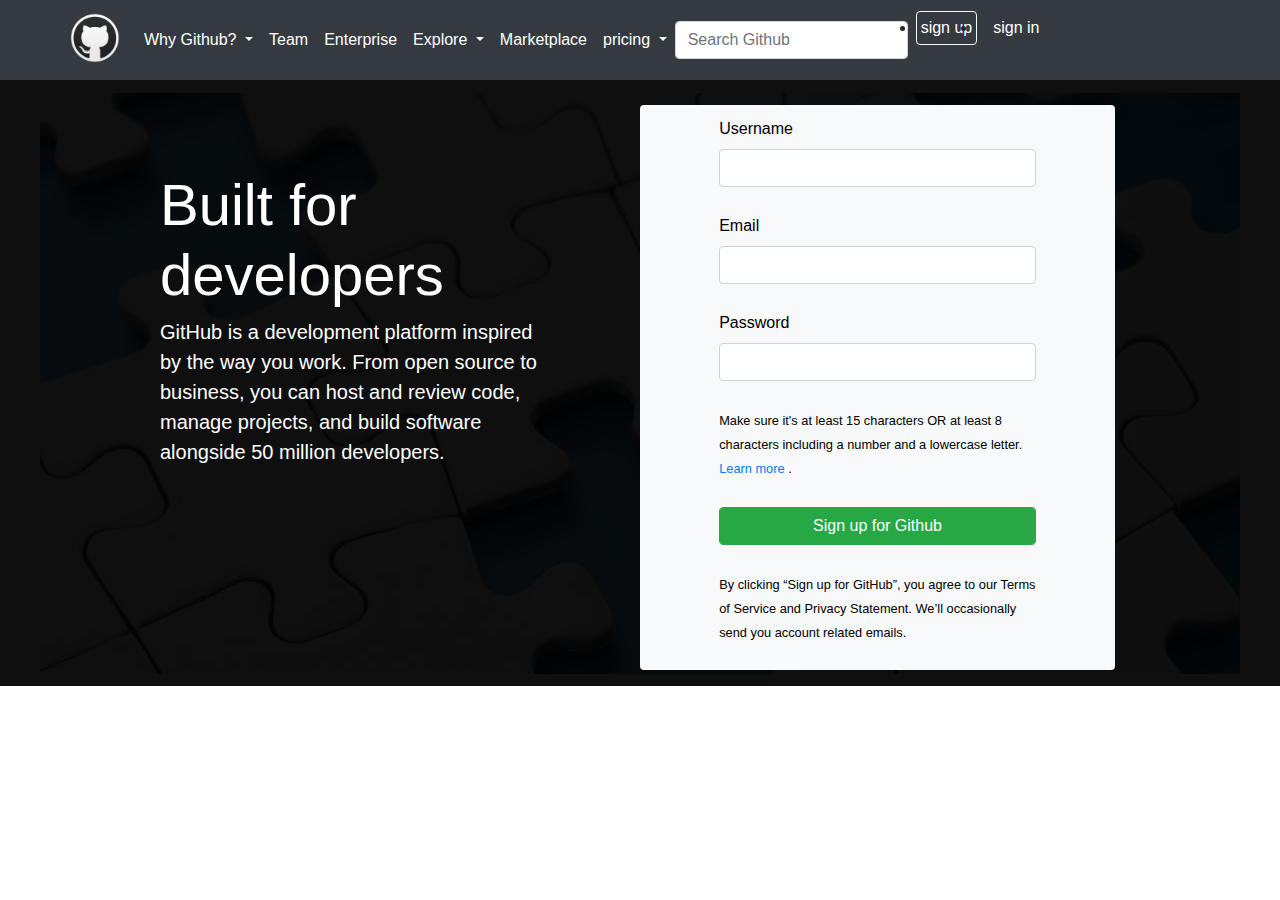
<file: index.html>
<!doctype html>
<html lang="en">
  <head>
    <!-- Required meta tags -->
    <meta charset="utf-8">
    <meta name="viewport" content="width=device-width, initial-scale=1, shrink-to-fit=no">

    <!-- Bootstrap CSS -->
    <link rel="stylesheet" href="css/bootstrap.css">
     <link rel="stylesheet" href="css/style.css">


    <title>Hello, world!</title>
  </head>
  <body>



<nav class="navbar navbar-expand-lg navbar-dark bg-dark">
  <div class="container">
  <div class="row">
  <a class="navbar-brand" href="index.html">
    <img src="images/48397933_214238852820059_4999444221485121536_n.png"></a>
  <button class="navbar-toggler" type="button" data-toggle="collapse" data-target="#navbarSupportedContent" aria-controls="navbarSupportedContent" aria-expanded="false" aria-label="Toggle navigation">
    <span class="navbar-toggler-icon"></span>
  </button>

  <div class="collapse navbar-collapse" id="navbarSupportedContent">
    <ul class="navbar-nav mr-auto">

      <li class="nav-item dropdown active">
        <a class="nav-link dropdown-toggle" href="#" id="navbarDropdown" role="button" data-toggle="dropdown" aria-haspopup="true" aria-expanded="false">
          Why Github?
        </a>
        <div class="dropdown-menu" aria-labelledby="navbarDropdown">
          <a class="dropdown-item" href="#">Action</a>
          <a class="dropdown-item" href="#">Another action</a>
          <div class="dropdown-divider"></div>
          <a class="dropdown-item" href="#">Something else here</a>
        </div>
      <li class="nav-item active">
        <a class="nav-link" href="#">Team</a>
      </li>
      <li class="nav-item active">
        <a class="nav-link" href="#">Enterprise</a>
      </li>
      <li class="nav-item dropdown active">
        <a class="nav-link dropdown-toggle" href="#" id="navbarDropdown" role="button" data-toggle="dropdown" aria-haspopup="true" aria-expanded="false">
          Explore
        </a>
        <div class="dropdown-menu" aria-labelledby="navbarDropdown">
          <a class="dropdown-item" href="#">Action</a>
          <a class="dropdown-item" href="#">Another action</a>
          <div class="dropdown-divider"></div>
          <a class="dropdown-item" href="#">Something else here</a>
        </div>
      </li>
      <li class="nav-item active">
        <a class="nav-link " href="#">Marketplace</a>
      </li>
      <li class="nav-item dropdown active">
        <a class="nav-link dropdown-toggle" href="#" id="navbarDropdown" role="button" data-toggle="dropdown" aria-haspopup="true" aria-expanded="false">
          pricing
        </a>
        <div class="dropdown-menu" aria-labelledby="navbarDropdown">
          <a class="dropdown-item" href="#">Action</a>
          <a class="dropdown-item" href="#">Another action</a>
          <div class="dropdown-divider"></div>
          <a class="dropdown-item" href="#">Something else here</a>
        </div>
      </li>
    
    </ul>
    <form class="form-inline my-2 my-lg-0 mr-auto">
      <input class="form-control mr-sm-2" type="search" placeholder="Search Github" aria-label="Search">
        <li class="nav-item">
        <a class="nav-link mr-auto btn btn-outline-light mb-4  p-1" href="signup.html">sign up</a>
      </li>

      <li class="nav-item">
        <a class="nav-link mr-auto  mb-4 mr-sm-2" href="signin.html">sign in</a>
      </li>
    </form>
    
  </div>
  </div>
  </div>
</nav>



  <section>
    <div class="container">
      <div class="row p-10">
        <div class="about-section col-xl-6  text-white">
          <h1>Built for developers</h1>
          <p>GitHub is a development platform inspired by the way you work. From open source to business, you can host and review code, manage projects, and build software alongside 50 million developers. </p>
        </div>
         <div class="signup-section col-xl-5">
          <form class="mb-3 row bg-light rounded justify-content-center">

            <div class="col-xl-8 mb-3">
              <label>Username</label>
              <input type="text" name="" class="form-control">
            </div>
              <div class="col-xl-8 mb-3">
              <label>Email</label>
              <input type="Email" name="" class="form-control">
            </div>
             <div class="col-xl-8 mb-3">
              <label>Password</label>
              <input type="Password" name="" class="form-control">
            </div>
            <div class="col-xl-8 mb-3">
            <small>Make sure it's at least 15 characters OR at least 8 characters including a number and a lowercase letter. <a href="#"> Learn more</a> .</small>
          </div>

          <div class="col-xl-8 mb-3">
            <button class="form-control btn btn-success">Sign up for Github</button>
          </div>

           <div class="col-xl-8 mb-3">
            <small>By clicking “Sign up for GitHub”, you agree to our Terms of Service and Privacy Statement. We’ll occasionally send you account related emails.</small>
          </div>
          </form>
         </div>
      </div>
    </div>
  </section>

    <!-- Optional JavaScript -->
    <!-- jQuery first, then Popper.js, then Bootstrap JS -->
    <script src="https://code.jquery.com/jquery-3.5.1.slim.min.js" integrity="sha384-DfXdz2htPH0lsSSs5nCTpuj/zy4C+OGpamoFVy38MVBnE+IbbVYUew+OrCXaRkfj" crossorigin="anonymous"></script>
    <script src="https://cdn.jsdelivr.net/npm/popper.js@1.16.0/dist/umd/popper.min.js" integrity="sha384-Q6E9RHvbIyZFJoft+2mJbHaEWldlvI9IOYy5n3zV9zzTtmI3UksdQRVvoxMfooAo" crossorigin="anonymous"></script>
    <script src="https://stackpath.bootstrapcdn.com/bootstrap/4.5.0/js/bootstrap.min.js" integrity="sha384-OgVRvuATP1z7JjHLkuOU7Xw704+h835Lr+6QL9UvYjZE3Ipu6Tp75j7Bh/kR0JKI" crossorigin="anonymous"></script>
  </body>
</html>
</file>
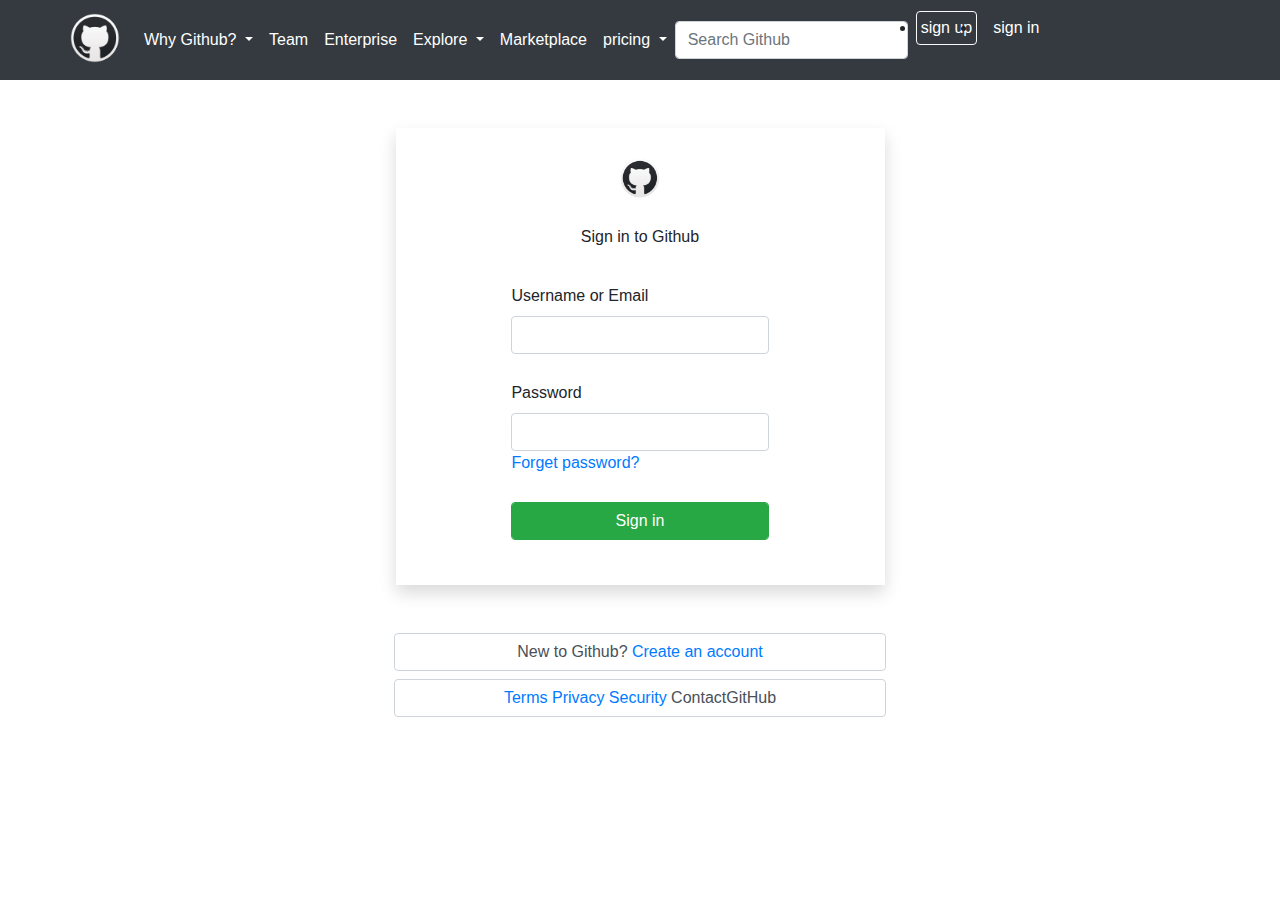
<file: signin.html>
<!doctype html>
<html lang="en">
  <head>
    <!-- Required meta tags -->
    <meta charset="utf-8">
    <meta name="viewport" content="width=device-width, initial-scale=1, shrink-to-fit=no">

    <!-- Bootstrap CSS -->
    <link rel="stylesheet" href="css/bootstrap.css">
     <link rel="stylesheet" href="css/style.css">


    <title>Hello, world!</title>
  </head>
  <body>



<nav class="navbar navbar-expand-lg navbar-dark bg-dark">
  <div class="container">
  <div class="row">
  <a class="navbar-brand" href="index.html">
    <img src="images/48397933_214238852820059_4999444221485121536_n.png"></a>
  <button class="navbar-toggler" type="button" data-toggle="collapse" data-target="#navbarSupportedContent" aria-controls="navbarSupportedContent" aria-expanded="false" aria-label="Toggle navigation">
    <span class="navbar-toggler-icon"></span>
  </button>

  <div class="collapse navbar-collapse" id="navbarSupportedContent">
    <ul class="navbar-nav mr-auto">

      <li class="nav-item dropdown active">
        <a class="nav-link dropdown-toggle" href="#" id="navbarDropdown" role="button" data-toggle="dropdown" aria-haspopup="true" aria-expanded="false">
          Why Github?
        </a>
        <div class="dropdown-menu" aria-labelledby="navbarDropdown">
          <a class="dropdown-item" href="#">Action</a>
          <a class="dropdown-item" href="#">Another action</a>
          <div class="dropdown-divider"></div>
          <a class="dropdown-item" href="#">Something else here</a>
        </div>
      <li class="nav-item active">
        <a class="nav-link" href="#">Team</a>
      </li>
      <li class="nav-item active">
        <a class="nav-link" href="#">Enterprise</a>
      </li>
      <li class="nav-item dropdown active">
        <a class="nav-link dropdown-toggle" href="#" id="navbarDropdown" role="button" data-toggle="dropdown" aria-haspopup="true" aria-expanded="false">
          Explore
        </a>
        <div class="dropdown-menu" aria-labelledby="navbarDropdown">
          <a class="dropdown-item" href="#">Action</a>
          <a class="dropdown-item" href="#">Another action</a>
          <div class="dropdown-divider"></div>
          <a class="dropdown-item" href="#">Something else here</a>
        </div>
      </li>
      <li class="nav-item active">
        <a class="nav-link " href="#">Marketplace</a>
      </li>
      <li class="nav-item dropdown active">
        <a class="nav-link dropdown-toggle" href="#" id="navbarDropdown" role="button" data-toggle="dropdown" aria-haspopup="true" aria-expanded="false">
          pricing
        </a>
        <div class="dropdown-menu" aria-labelledby="navbarDropdown">
          <a class="dropdown-item" href="#">Action</a>
          <a class="dropdown-item" href="#">Another action</a>
          <div class="dropdown-divider"></div>
          <a class="dropdown-item" href="#">Something else here</a>
        </div>
      </li>
    
    </ul>
    <form class="form-inline my-2 my-lg-0 mr-auto">
      <input class="form-control mr-sm-2" type="search" placeholder="Search Github" aria-label="Search">
        <li class="nav-item">
        <a class="nav-link mr-auto btn btn-outline-light mb-4  p-1" href="signup.html">sign up</a>
      </li>

      <li class="nav-item">
        <a class="nav-link mr-auto  mb-4 mr-sm-2" href="signin.html">sign in</a>
      </li>
    </form>
    
  </div>
  </div>
  </div>
</nav>



 
    <div class="container">
      <div class="row col-xl-6 m-auto  justify-content-center p-5">
          <form class=" row  shadow  justify-content-center p-4 ">


            <div class="signin-logo col-xl-7 mb-3 text-center">
             <img src="images/48397933_214238852820059_4999444221485121536_n.png">
            </div>

            <div class="col-xl-7 mb-3 text-center">
              <label class="">Sign in to Github</label>
            </div>

            <div class="col-xl-7 mb-3">
              <label>Username or Email</label>
              <input type="text/Email" name="" class="form-control">
            </div>

               <div class="col-xl-7 mb-3">
              <label>Password</label>
              <input type="text" name="" class="form-control">
              <a href="#">Forget password?</a>
            </div>

            <div class="col-xl-7 mb-3 text-center">
            <button type="submit" class="btn btn-success form-control text-center ">Sign in</button>
            </div>

          </form>
        </div>
      </div>
  

  <form>
    <div class="container">
  <div class="row m-auto col-xl-10 justify-content-center">
    <div class="row col-xl-7 text-center justify-content-center">
    <label class="form-control justify-content-center">New to Github? <a href="signup.html">Create an account</a>
    </label>
    </div>

    <div class="row col-xl-7 text-center justify-content-center">
    <label class="form-control justify-content-center"><a href="#">Terms</a>  <a href="#">Privacy</a>  <a href="#">Security </a> ContactGitHub</label>
    </div>

  </div>
  </div>
  </form>

    <!-- Optional JavaScript -->
    <!-- jQuery first, then Popper.js, then Bootstrap JS -->
    <script src="https://code.jquery.com/jquery-3.5.1.slim.min.js" integrity="sha384-DfXdz2htPH0lsSSs5nCTpuj/zy4C+OGpamoFVy38MVBnE+IbbVYUew+OrCXaRkfj" crossorigin="anonymous"></script>
    <script src="https://cdn.jsdelivr.net/npm/popper.js@1.16.0/dist/umd/popper.min.js" integrity="sha384-Q6E9RHvbIyZFJoft+2mJbHaEWldlvI9IOYy5n3zV9zzTtmI3UksdQRVvoxMfooAo" crossorigin="anonymous"></script>
    <script src="https://stackpath.bootstrapcdn.com/bootstrap/4.5.0/js/bootstrap.min.js" integrity="sha384-OgVRvuATP1z7JjHLkuOU7Xw704+h835Lr+6QL9UvYjZE3Ipu6Tp75j7Bh/kR0JKI" crossorigin="anonymous"></script>
  </body>
</html>
</file>
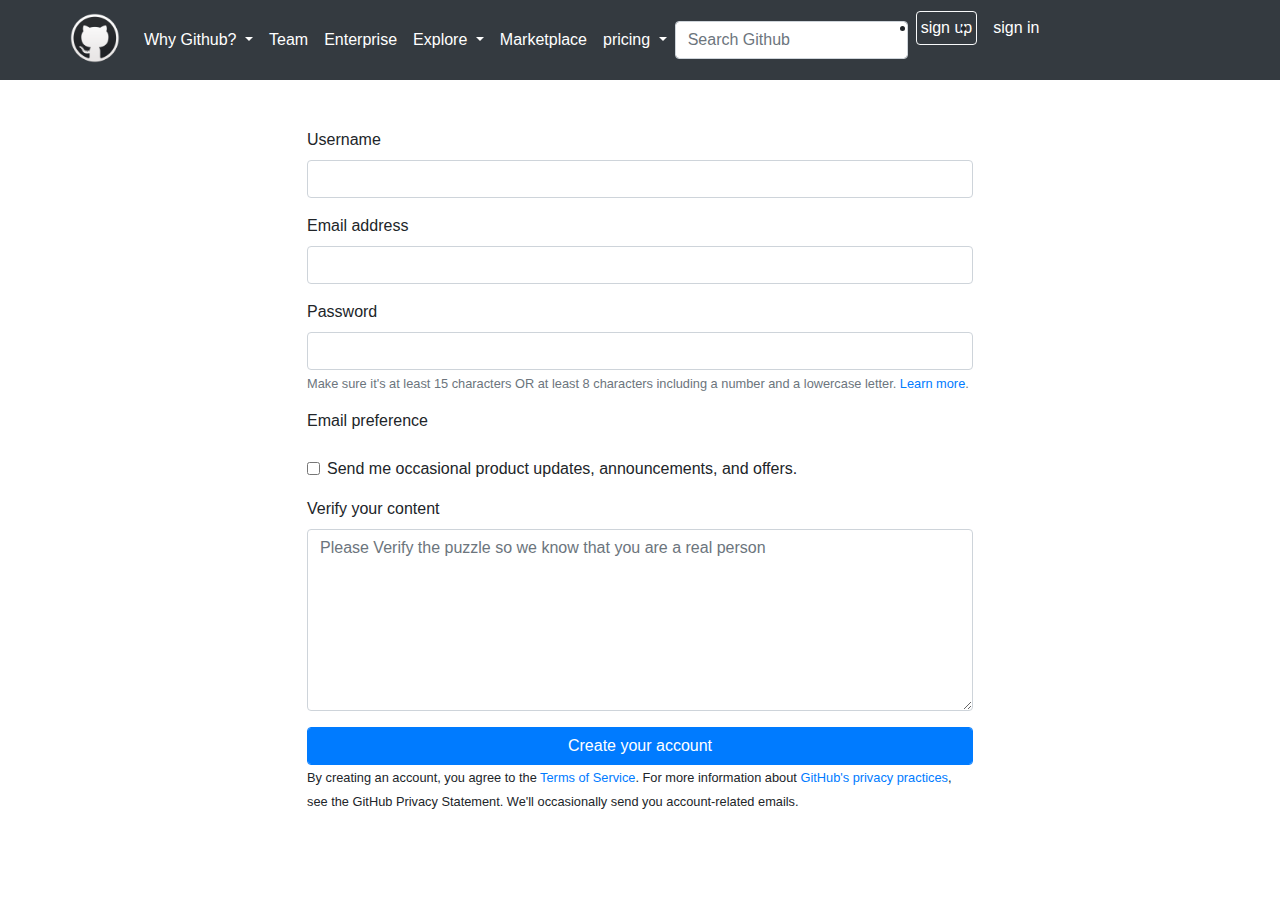
<file: signup.html>
<!doctype html>
<html lang="en">
  <head>
    <!-- Required meta tags -->
    <meta charset="utf-8">
    <meta name="viewport" content="width=device-width, initial-scale=1, shrink-to-fit=no">

    <!-- Bootstrap CSS -->
    <link rel="stylesheet" href="css/bootstrap.css">
     <link rel="stylesheet" href="css/style.css">


    <title>Hello, world!</title>
  </head>
  <body>



<nav class="navbar navbar-expand-lg navbar-dark bg-dark">
  <div class="container">
  <div class="row">
  <a class="navbar-brand" href="index.html">
    <img src="images/48397933_214238852820059_4999444221485121536_n.png"></a>
  <button class="navbar-toggler" type="button" data-toggle="collapse" data-target="#navbarSupportedContent" aria-controls="navbarSupportedContent" aria-expanded="false" aria-label="Toggle navigation">
    <span class="navbar-toggler-icon"></span>
  </button>

  <div class="collapse navbar-collapse" id="navbarSupportedContent">
    <ul class="navbar-nav mr-auto">

      <li class="nav-item dropdown active">
        <a class="nav-link dropdown-toggle" href="#" id="navbarDropdown" role="button" data-toggle="dropdown" aria-haspopup="true" aria-expanded="false">
          Why Github?
        </a>
        <div class="dropdown-menu" aria-labelledby="navbarDropdown">
          <a class="dropdown-item" href="#">Action</a>
          <a class="dropdown-item" href="#">Another action</a>
          <div class="dropdown-divider"></div>
          <a class="dropdown-item" href="#">Something else here</a>
        </div>
      <li class="nav-item active">
        <a class="nav-link" href="#">Team</a>
      </li>
      <li class="nav-item active">
        <a class="nav-link" href="#">Enterprise</a>
      </li>
      <li class="nav-item dropdown active">
        <a class="nav-link dropdown-toggle" href="#" id="navbarDropdown" role="button" data-toggle="dropdown" aria-haspopup="true" aria-expanded="false">
          Explore
        </a>
        <div class="dropdown-menu" aria-labelledby="navbarDropdown">
          <a class="dropdown-item" href="#">Action</a>
          <a class="dropdown-item" href="#">Another action</a>
          <div class="dropdown-divider"></div>
          <a class="dropdown-item" href="#">Something else here</a>
        </div>
      </li>
      <li class="nav-item active">
        <a class="nav-link " href="#">Marketplace</a>
      </li>
      <li class="nav-item dropdown active">
        <a class="nav-link dropdown-toggle" href="#" id="navbarDropdown" role="button" data-toggle="dropdown" aria-haspopup="true" aria-expanded="false">
          pricing
        </a>
        <div class="dropdown-menu" aria-labelledby="navbarDropdown">
          <a class="dropdown-item" href="#">Action</a>
          <a class="dropdown-item" href="#">Another action</a>
          <div class="dropdown-divider"></div>
          <a class="dropdown-item" href="#">Something else here</a>
        </div>
      </li>
    
    </ul>
    <form class="form-inline my-2 my-lg-0 mr-auto">
      <input class="form-control mr-sm-2" type="search" placeholder="Search Github" aria-label="Search">
        <li class="nav-item">
        <a class="nav-link mr-auto btn btn-outline-light mb-4  p-1" href="signup.html">sign up</a>
      </li>

      <li class="nav-item">
        <a class="nav-link mr-auto  mb-4 mr-sm-2" href="signin.html">sign in</a>
      </li>
    </form>
    
  </div>
  </div>
  </div>
</nav>




  
    <div class="container">
      <div class="row justify-content-center p-5">
      <div class="col-xl-8 justify-content-center">
        <form>


           <div class="form-group">
    <label for="Username">Username</label>
    <input type="text" class="form-control" id="exampleInputEmail1" aria-describedby="emailHelp">
   
  </div>

  <div class="form-group">
    <label for="Email address">Email address</label>
    <input type="email" class="form-control" id="exampleInputEmail1" aria-describedby="emailHelp">
   
  </div>
  <div class="form-group">
    <label for="Password">Password</label>
    <input type="password" class="form-control" id="exampleInputPassword1">
     <small id="emailHelp" class="form-text text-muted">Make sure it's at least 15 characters OR at least 8 characters including a number and a lowercase letter. <a href="#">Learn more</a>.</small>
  </div>

  <div class="form-group">
    <label for="Email preference">Email preference</label>
  </div>

  <div class="form-group form-check">
    <input type="checkbox" class="form-check-input" id="exampleCheck1">
    <label class="form-check-label" for="exampleCheck1">Send me occasional product updates, announcements, and offers. </label>
  </div>

  <div class="form-group">
     <label for="Verify your content">Verify your content</label>
    <textarea class="form-control" id="exampleFormControlTextarea1" placeholder="Please Verify the puzzle so we know that you are a real person" rows="7"></textarea>
  </div>

  <button type="submit" class="btn btn-primary form-control text-center ">Create your account</button>
  <small>By creating an account, you agree to the <a href="#"> Terms of Service</a>. For more information about <a href="#">GitHub's privacy practices</a>, see the GitHub Privacy Statement. We'll occasionally send you account-related emails. </small>


</form>
      </div>
    </div>
    </div>
  









    <!-- Optional JavaScript -->
    <!-- jQuery first, then Popper.js, then Bootstrap JS -->
    <script src="https://code.jquery.com/jquery-3.5.1.slim.min.js" integrity="sha384-DfXdz2htPH0lsSSs5nCTpuj/zy4C+OGpamoFVy38MVBnE+IbbVYUew+OrCXaRkfj" crossorigin="anonymous"></script>
    <script src="https://cdn.jsdelivr.net/npm/popper.js@1.16.0/dist/umd/popper.min.js" integrity="sha384-Q6E9RHvbIyZFJoft+2mJbHaEWldlvI9IOYy5n3zV9zzTtmI3UksdQRVvoxMfooAo" crossorigin="anonymous"></script>
    <script src="https://stackpath.bootstrapcdn.com/bootstrap/4.5.0/js/bootstrap.min.js" integrity="sha384-OgVRvuATP1z7JjHLkuOU7Xw704+h835Lr+6QL9UvYjZE3Ipu6Tp75j7Bh/kR0JKI" crossorigin="anonymous"></script>
  </body>
</html>
</file>
<file: css/style.css>
.navbar-brand img{
 max-width: 50px;
}

.nav-link{
	color: white;
}

img{
	max-width: 100%;
}

section {
    background: #000000f0;
    color: black;
    background-image: url(../images/College-Puzzle-BG.jpg);
    background-position: center;
    background-repeat: no-repeat;
    background-blend-mode: color-dodge;
}

.about-section{
	padding: 90px;
}

.about-section h1{
	font-size: 58px;
}


.about-section p{
	font-size: 20px;
}
.signup-section{margin-top: 25px;}

.signup{
	padding: 3px;
}

.signin-logo img{
	max-width: 40px;
}
</file>
